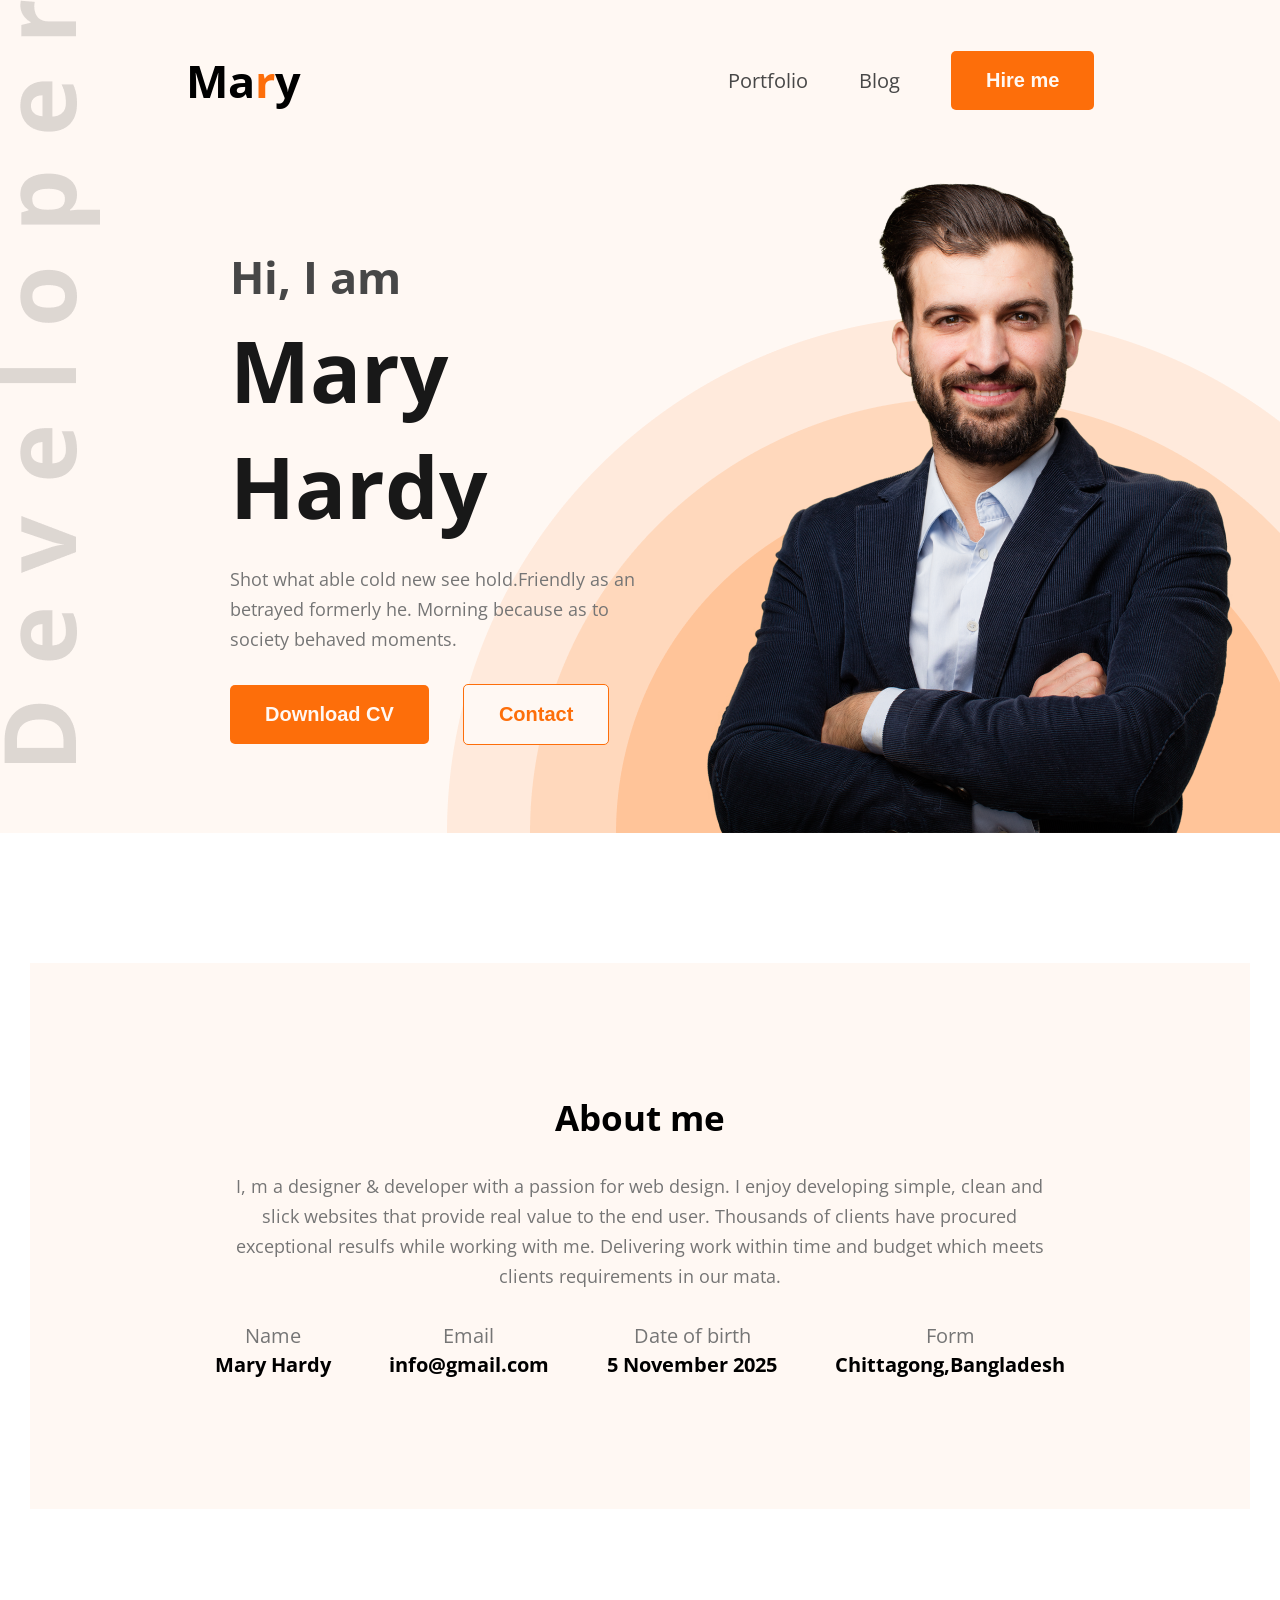
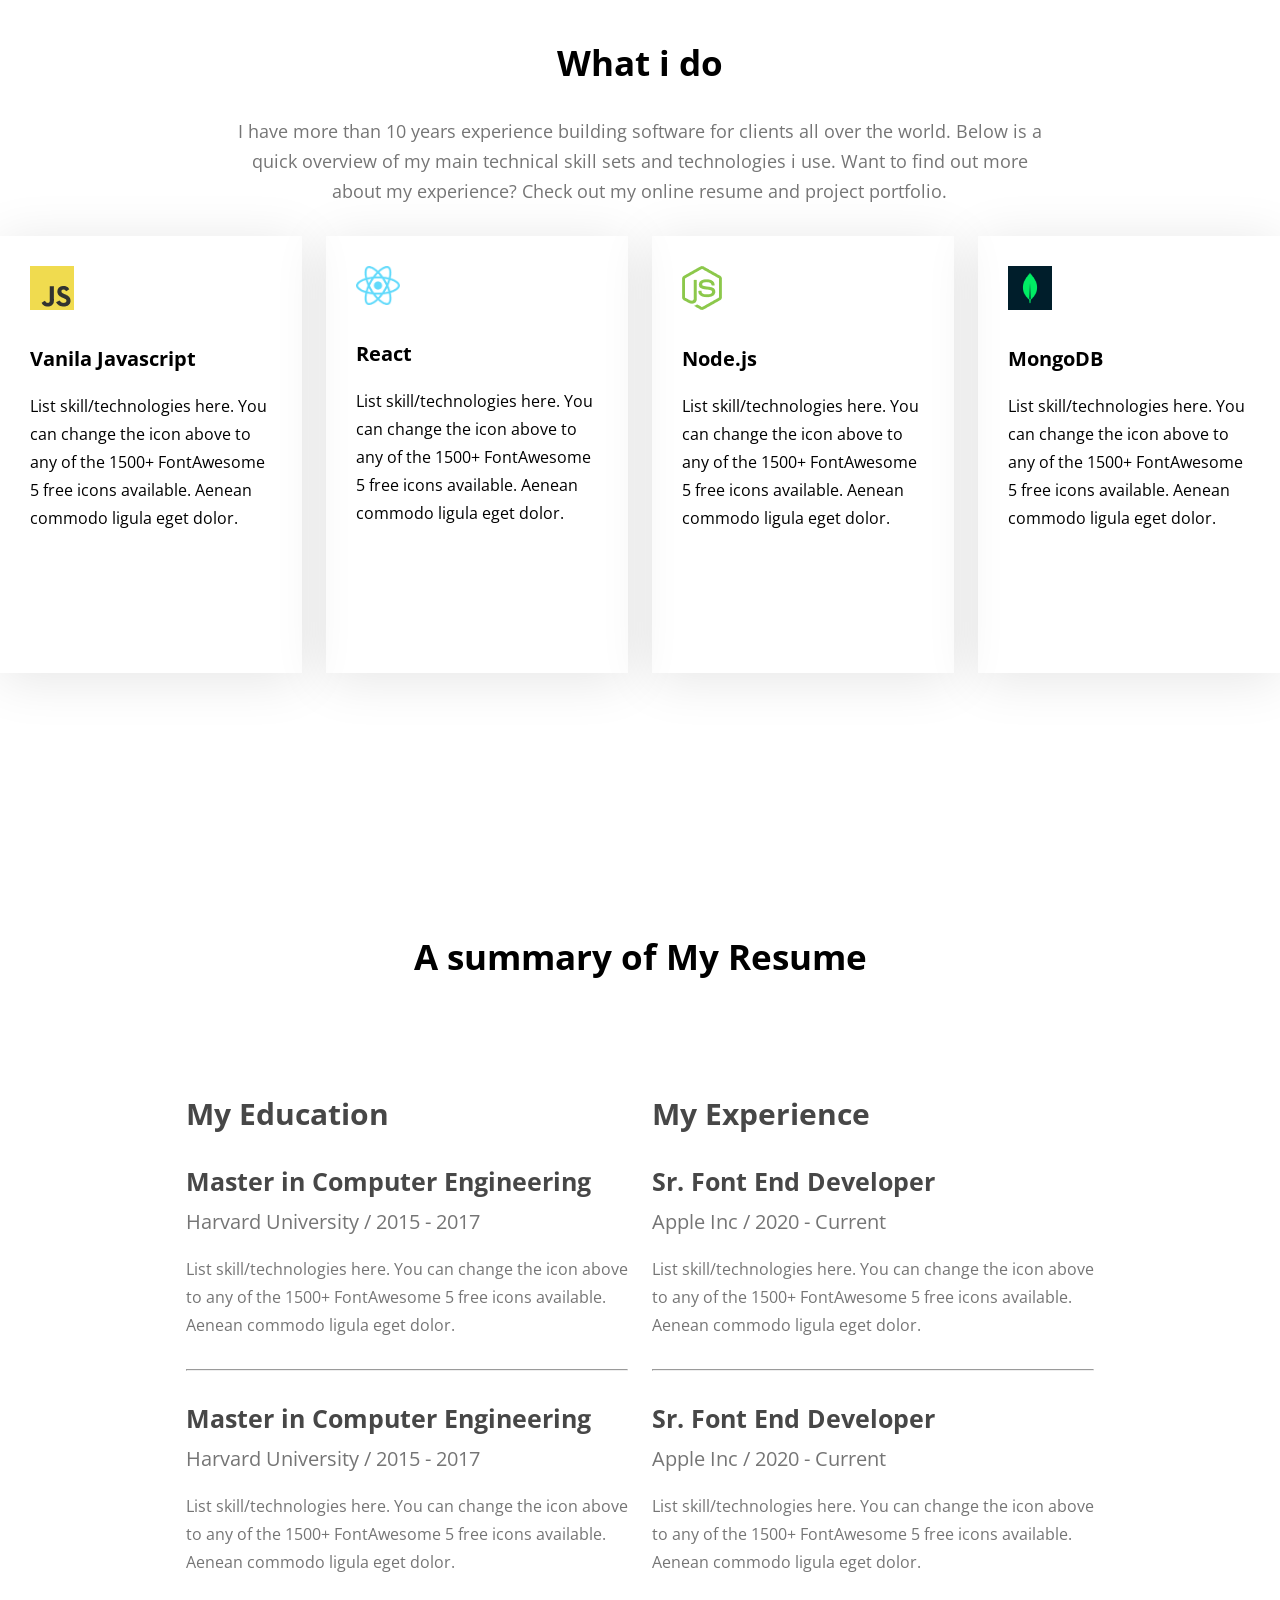
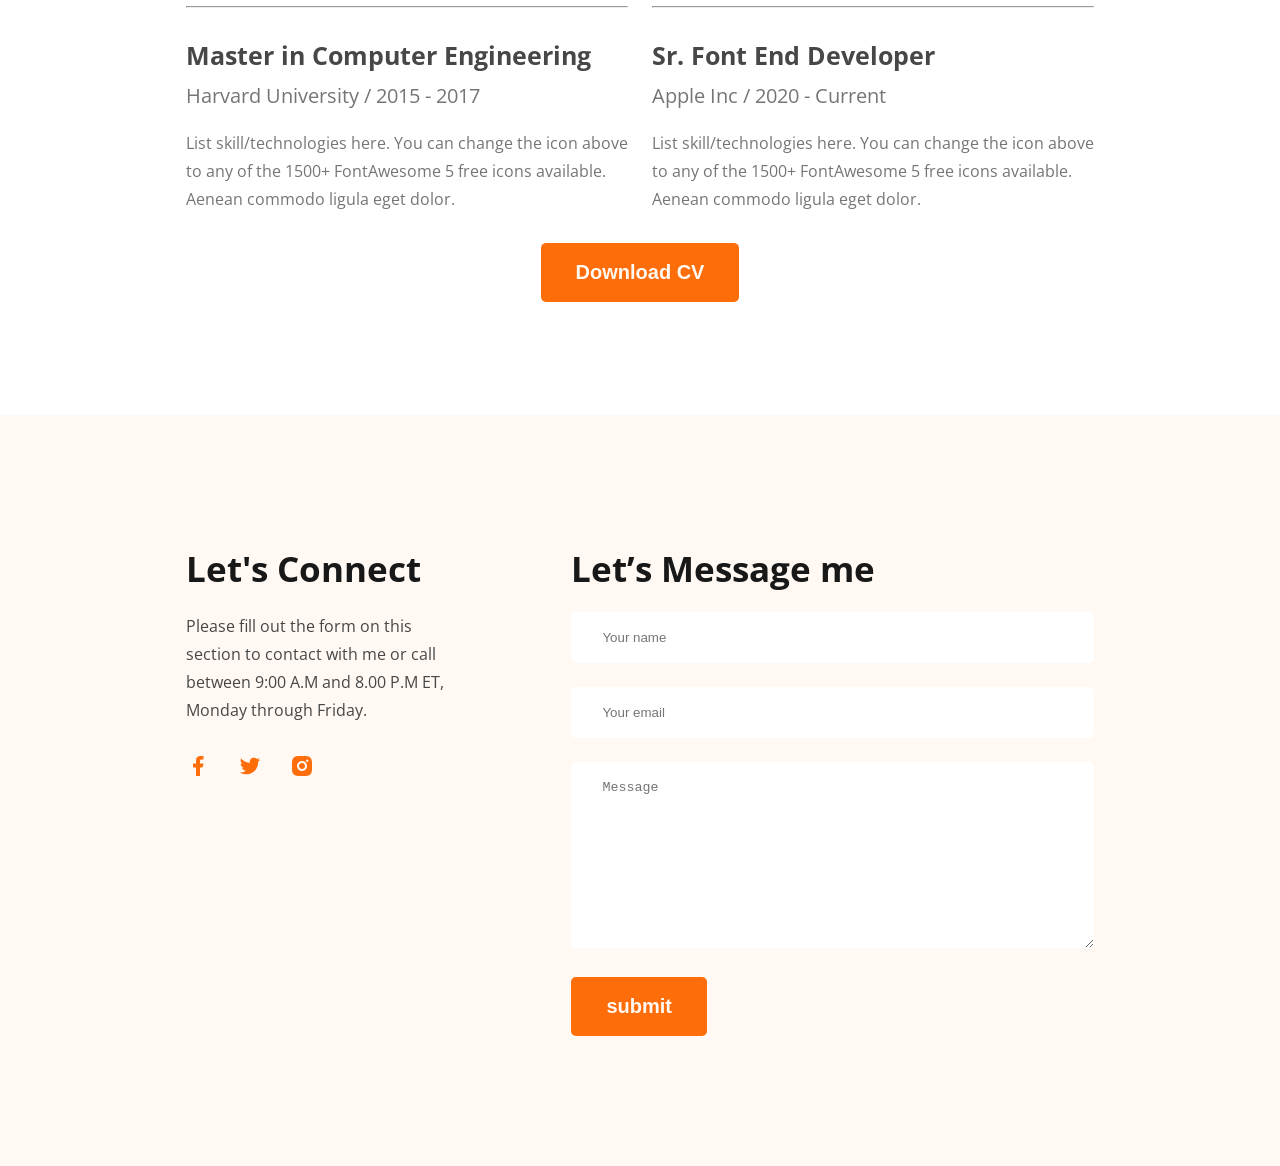
<file: portfolio.html>
<!DOCTYPE html>
<html lang="en">
<head>
    <meta charset="UTF-8">
    <meta name="viewport" content="width=device-width, initial-scale=1.0">
    <title>Portfolio</title>
    <link rel="stylesheet" href="portfolio.css">
    <link rel="preconnect" href="https://fonts.googleapis.com">
    <link rel="preconnect" href="https://fonts.gstatic.com" crossorigin>
    <link href="https://fonts.googleapis.com/css2?family=Open+Sans:ital,wght@0,300..800;1,300..800&display=swap" rel="stylesheet">
</head>
<body class="open-sans">
    <header>
        <nav>
            <div class="logo">
                <h2>Ma<span class="color-orange">r</span>y</h2>
            </div>
            <ul class="menu">
                <li><a href="#">Portfolio</a></li>
                <li><a href="#">Blog</a></li>
                <li><button class="btn">Hire me</button></li>
            </ul>
        </nav>

        <section id="banner">
            <div class="banner-content">
                <h2>Hi, I  am</h2>
                <h1>Mary Hardy</h1>
                <p>Shot what able cold new see hold.Friendly as an betrayed formerly he. Morning because as to society behaved moments.</p>
                <div class="banner-btn">
                    <button class="btn">Download CV</button>
                    <button class="btn nocolor">Contact</button>
                </div>
            </div>
            <div class="banner-image">
                <img src="images/hardy.png" alt="Mary Hardy">
            </div>
        </section>
    </header>

    <section id="about">
        <div class="about-container">
            <div class="section-heading">
                <h2>About me</h2>
                <p>I, m a designer & developer with a passion for web design. I enjoy developing simple, clean and slick websites that provide real value to the end user. Thousands of clients have procured exceptional resulfs while working with me. Delivering work within time and budget which meets clients requirements in our mata.</p>
            </div>
            <div class="about-info">
                <div class="info-card">
                    <p>Name</p>
                    <h4>Mary Hardy</h4>
                </div>
                <div class="info-card">
                    <p>Email</p>
                    <h4>info@gmail.com</h4>
                </div>
                <div class="info-card">
                    <p>Date of birth</p>
                    <h4>5 November 2025</h4>
                </div>
                <div class="info-card">
                    <p>Form</p>
                    <h4>Chittagong,Bangladesh</h4>
                </div>
            </div>
        </div>
    </section>

    <section id="skills">
        <div class="skills-container">
            <div class="section-heading">
                <h2>What i do</h2>
                <p>I have more than 10 years experience building software for clients all over the world. Below is a quick overview of my main technical skill sets and technologies i use. Want to find out more about my experience? Check out my online resume and project portfolio.</p>
            </div>
        </div>

        <div class="skill-box">
            <div class="skill-card">
                <img src="images/icons/js.png" alt="Javascript">
                <h3>Vanila Javascript</h3>
                <p>List skill/technologies here. You can change the icon above to any of the 1500+ FontAwesome 5 free icons available. Aenean commodo ligula eget dolor.</p>
            </div>
            <div class="skill-card">
                <img src="images/icons/react.png" alt="React">
                <h3>React</h3>
                <p>List skill/technologies here. You can change the icon above to any of the 1500+ FontAwesome 5 free icons available. Aenean commodo ligula eget dolor.</p>
            </div>
            <div class="skill-card">
                <img src="images/icons/nodejs.png" alt="Node.Js">
                <h3>Node.js</h3>
                <p>List skill/technologies here. You can change the icon above to any of the 1500+ FontAwesome 5 free icons available. Aenean commodo ligula eget dolor.</p>
            </div>
            <div class="skill-card">
                <img src="images/icons/mongo.png" alt="MongoDB">
                <h3>MongoDB</h3>
                <p>List skill/technologies here. You can change the icon above to any of the 1500+ FontAwesome 5 free icons available. Aenean commodo ligula eget dolor.</p>
            </div>
        </div>
    </section>

    <section id="resume">
        <div class="section-heading">
            <h2>A summary of My Resume</h2>
        </div>
        <div class="resume-container">
            <div class="education">
                <h2 class="card-title">My Education</h2>
                <div class="resume-card">
                    <h3 class="card-degree">Master in Computer Engineering</h3>
                    <p class="card-uni">Harvard University / 2015 - 2017</p>
                    <p class="card-details">List skill/technologies here. You can change the icon above to any of the 1500+ FontAwesome 5 free icons available. Aenean commodo ligula eget dolor.</p>
                </div>
                <hr>
                <!-- <h2 class="card-title">My Education</h2> -->
                <div class="resume-card">
                    <h3 class="card-degree">Master in Computer Engineering</h3>
                    <p class="card-uni">Harvard University / 2015 - 2017</p>
                    <p class="card-details">List skill/technologies here. You can change the icon above to any of the 1500+ FontAwesome 5 free icons available. Aenean commodo ligula eget dolor.</p>
                </div>
                <hr>
                <!-- <h2 class="card-title">My Education</h2> -->
                <div class="resume-card">
                    <h3 class="card-degree">Master in Computer Engineering</h3>
                    <p class="card-uni">Harvard University / 2015 - 2017</p>
                    <p class="card-details">List skill/technologies here. You can change the icon above to any of the 1500+ FontAwesome 5 free icons available. Aenean commodo ligula eget dolor.</p>
                </div>
            </div>
            

            <div class="experience-card">
                <div class="education">
                <h2 class="card-title">My Experience</h2>
                <div class="resume-card">
                    <h3 class="card-degree">Sr. Font End Developer</h3>
                    <p class="card-uni">Apple Inc / 2020 - Current</p>
                    <p class="card-details">List skill/technologies here. You can change the icon above to any of the 1500+ FontAwesome 5 free icons available. Aenean commodo ligula eget dolor.</p>
                </div>
                <hr>
                <div class="education">
                <!-- <h2 class="card-title">My Experience</h2> -->
                <div class="resume-card">
                    <h3 class="card-degree">Sr. Font End Developer</h3>
                    <p class="card-uni">Apple Inc / 2020 - Current</p>
                    <p class="card-details">List skill/technologies here. You can change the icon above to any of the 1500+ FontAwesome 5 free icons available. Aenean commodo ligula eget dolor.</p>
                </div>
                <hr>
                <div class="education">
                <!-- <h2 class="card-title">My Experience</h2> -->
                <div class="resume-card">
                    <h3 class="card-degree">Sr. Font End Developer</h3>
                    <p class="card-uni">Apple Inc / 2020 - Current</p>
                    <p class="card-details">List skill/technologies here. You can change the icon above to any of the 1500+ FontAwesome 5 free icons available. Aenean commodo ligula eget dolor.</p>
                </div>
            </div>
        </div>
    </section>
    
    <div class="text-center">
            <button class="btn">Download CV</button>
    </div>

    <footer>
        <section class="footer-container">
            <div class="footer-connect">
                <h2>Let's Connect</h2>
                <p>Please fill out the form on this section to contact with me or call between 9:00 A.M and 8.00 P.M ET, Monday through Friday.</p>
                <div class="icons">
                    <a href=""><img src="images/icons/facebook.png" alt="Facebook"></a>
                    <a href=""><img src="images/icons/twitter.png" alt="Twitter"></a>
                    <a href=""><img src="images/icons/insta.png" alt="Instagram"></a>
                </div>
            </div>
            <form class="form">
                <h2>Let’s Message me</h2>
                <input type="text" placeholder="Your name"><br>
                <input type="email" placeholder="Your email"><br>
                <textarea rows="10" placeholder="Message"></textarea><br>
                <input class="btn" type="submit" value="submit">
            </form>
        </section>
    </footer>
</body>
</html>
</file>
<file: portfolio.css>
*{
    margin: 0px;
    padding: 0px;
}

.open-sans{
  font-family: "Open Sans", sans-serif;
}

.color-orange{
    color: #FD6E0A;
}

.btn{
    background-color: #FD6E0A;
    border: none;
    border-radius: 5px;
    padding: 18px 35px;
    color: #FFF8F3;
    font-size: 20px;
    font-weight: bold;
    cursor: pointer;
}

header{
    background-color: #FFF8F3;
    background-image: url("images/developer.png"),url("images/header_bg.png");
    background-repeat: no-repeat;
    background-position: top left,bottom right;
    padding-top: 50px;
}

nav{
    width: 71%;
    max-width: 1140px;
    margin: 0px auto;
    display: flex;
    justify-content: space-between;
    align-items: center;
}

.logo h2{
    font-size: 45px;
    font-weight: 900px;
}
nav .menu{
    display: flex;
    list-style: none;
    gap: 51px;
    align-items: center;
}

nav .menu a{
    font-size: 20px;
    color: #474747;
    text-decoration: none;
}

#banner{
    margin: 46px 38px 0px 230px;
    display: flex;
    justify-content: space-between;
    align-items: center;
}

#banner .banner-content h2{
    font-size: 45px;
    font-weight: 600px;
    color: #474747;
    margin-bottom: 5px;
}

#banner .banner-content h1{
    font-size: 85px;
    font-weight: bold;
    color: #181818;
    margin-bottom: 20px;
}

#banner .banner-content p{
    font-size: 18px;
    color: #757575;
    line-height: 30px;
    margin-bottom: 30px;
}

#banner .banner-image img{
    max-width: 584px;
    vertical-align: middle;
}

#banner .nocolor{
    margin-left: 30px;
    background-color: #FFF8F3;
    border: 1px solid #FD6E0A;
    color: #FD6E0A;
}

#about,#resume{
    padding-top: 130px;
}

#about .about-container{
    width: 71%;
    max-width: 1140px;
    margin: 0 auto;
    text-align: center;
    background-color: #FFF8F3;
    padding: 131px 156px;
}
.section-heading{
    max-width: 827px;
    text-align: center;
    margin: 0 auto;
}

.section-heading h2{
    font-size: 35px;
    margin-bottom: 30px;
}

.section-heading p{
    color: #757575;
    line-height: 30px;
    font-size: 18px;
    margin-bottom: 30px;
}

#about .about-container .about-info{
    display: flex;
    justify-content: space-around;
}

.about-info .info-card p{
    font-size: 20px;
    line-height: 30px;
    color: #757575;
}

.about-info .info-card h4{
    font-size: 20px;
}


#skills{
    padding-top: 130px;
    padding-bottom: 130px;
}

#skills .skills-container{
    width: 71%;
    max-width: 1140px;
    margin: 0 auto;
}

#skills .skill-box{
    display: flex;
    justify-content: center;
    align-items: center;
    gap: 24px;
}

.skill-box .skill-card{
    padding: 30px;
    max-width: 267px;
    height: 377px;
    box-shadow: 0 6px 50px 0 #0000001b;
}

.skill-card img{
    max-width: 44px;
    margin-bottom: 30px;
}

.skill-card h3{
    font-size: 20px;
    color-interpolation-filters: #181818;
    margin-bottom: 20px;
}

.skill-card p{
    font-size: 16px;
    line-height: 28px;
}

#resume .resume-container{
    width: 71%;
    max-width: 1140px;
    margin: 113px auto 0;
    display: flex;
    gap: 24px;
}

.card-title{
    font-size: 30px;
    margin-bottom: 30px;
    color: #474747;
}

.card-degree{
    font-size: 25px;
    margin-bottom: 10px;
    color: #474747;
}

.card-uni{
    font-size: 20px;
    font-weight: 600px;
    margin-bottom: 20px;
    color: #757575;
}

.card-details{
    font-size: 16px;
    margin-bottom: 30px;
    line-height: 28px;
    color: #757575;
}

hr{
    margin-bottom: 30px;
}

.text-center{
    text-align: center;
    margin-bottom: 113px;
}

footer{
    background-color: #FFF8F3;
    padding: 130px 0;
}

footer .footer-container{
    width: 71%;
    max-width: 1140px;
    margin: 0 auto;
    display: flex;
    gap: 116px;
}

.footer-container .footer-connect{
    width: 562px;
}
.footer-container h2{
    font-size: 35px;
    margin-bottom: 20px;
    color: #181818
}

.footer-connect p{
    font-size: 16px;
    margin-bottom: 30px;
    color: #474747;
    line-height: 28px;
}

.icons a{
    margin-right: 24px;
}

.form input[type="text"],
.form input[type="email"],
.form textarea{
    width: 461px;
    padding: 18px 31px;
    border:none;
    border-radius: 5px;
    margin-bottom: 24px;
    color: #757575;
}
</file>
